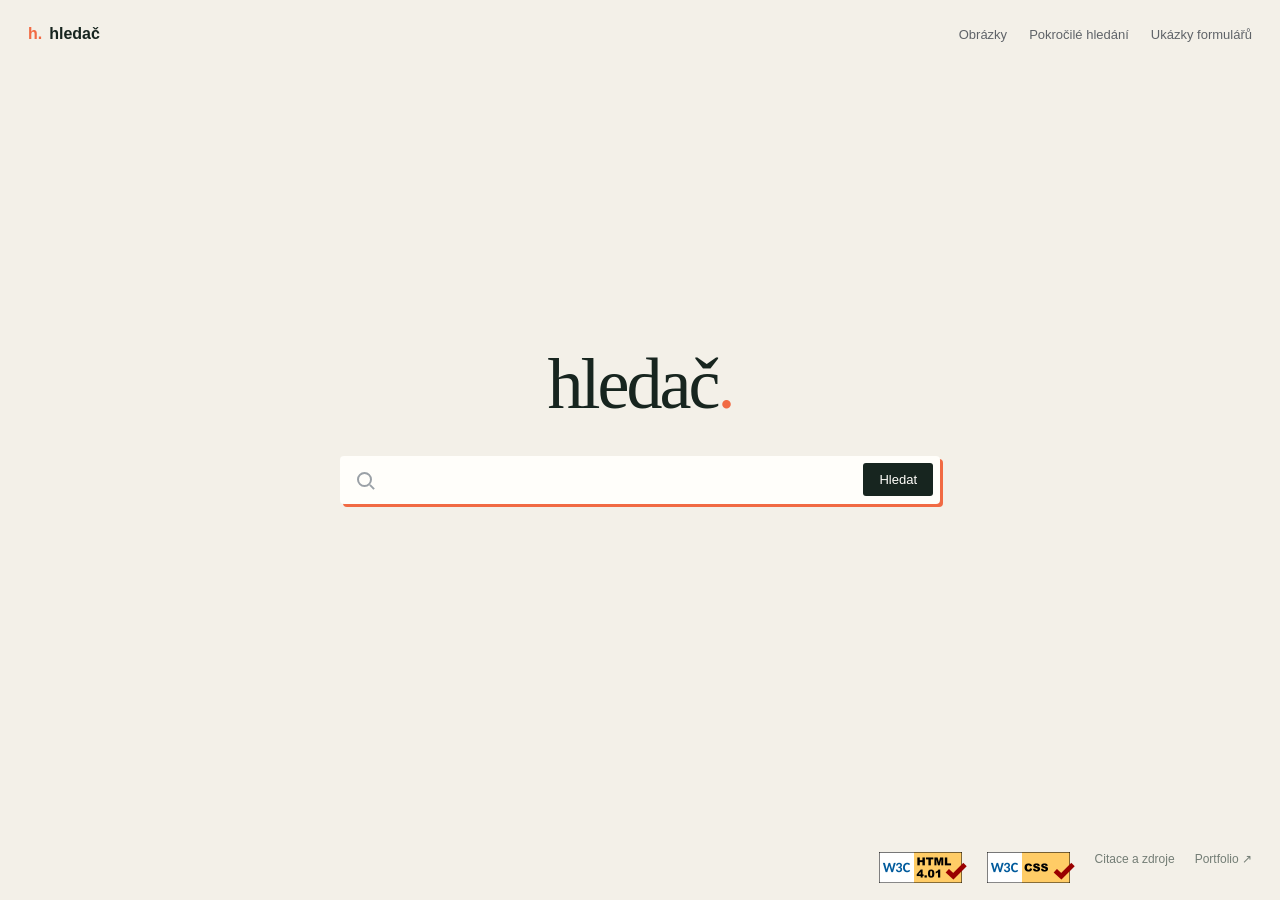
<file: index.html>
<!doctype html>
<html lang="cs">
<head>
  <meta charset="utf-8">
  <meta name="viewport" content="width=device-width, initial-scale=1">
  <meta name="description" content="Najdi rychle to, co hledáš.">
  <title>Hledač — najdi to podstatné</title>
  <link rel="stylesheet" href="styles.css">
</head>
<body class="home-page">
  <header class="home-header">
    <a class="home-brand" href="index.html" aria-label="Hledač, úvodní stránka">
      <span class="brand-mark" aria-hidden="true">h.</span>
      <span>hledač</span>
    </a>
    <nav class="home-nav" aria-label="Hlavní navigace">
      <a href="images.html">Obrázky</a>
      <a href="advanced.html">Pokročilé hledání</a>
      <a href="forms.html">Ukázky formulářů</a>
    </nav>
  </header>

  <main class="home-main">
    <section class="home-intro" aria-labelledby="home-title">
      <h1 id="home-title">hledač<span>.</span></h1>
      <form class="home-search-form" action="https://www.google.com/search" method="get">
        <label class="visually-hidden" for="query">Hledat</label>
        <div class="home-search-box">
          <span class="search-icon" aria-hidden="true"></span>
          <input id="query" type="search" name="q" autocomplete="off" autofocus>
          <button class="home-submit" type="submit">Hledat</button>
        </div>
      </form>
    </section>
  </main>

  <footer class="home-footer">
    <nav aria-label="Validace a zdroje">
      <a href="https://validator.w3.org/nu/?doc=https%3A%2F%2Fjakubkutlak.github.io%2Fgooglesearch%2F"><img src="assets/html-validator.png" alt="Validovat HTML"></a>
      <a href="https://jigsaw.w3.org/css-validator/validator?uri=https%3A%2F%2Fjakubkutlak.github.io%2Fgooglesearch%2F&amp;profile=css3svg&amp;usermedium=all&amp;warning=1&amp;vextwarning=&amp;lang=cs"><img src="assets/css-validator.png" alt="Validovat CSS"></a>
      <a href="https://github.com/JakubKutlak/googlesearch/blob/main/citace.md">Citace a zdroje</a>
      <a href="https://jakubkutlak.github.io/">Portfolio ↗</a>
    </nav>
  </footer>
</body>
</html>
</file>
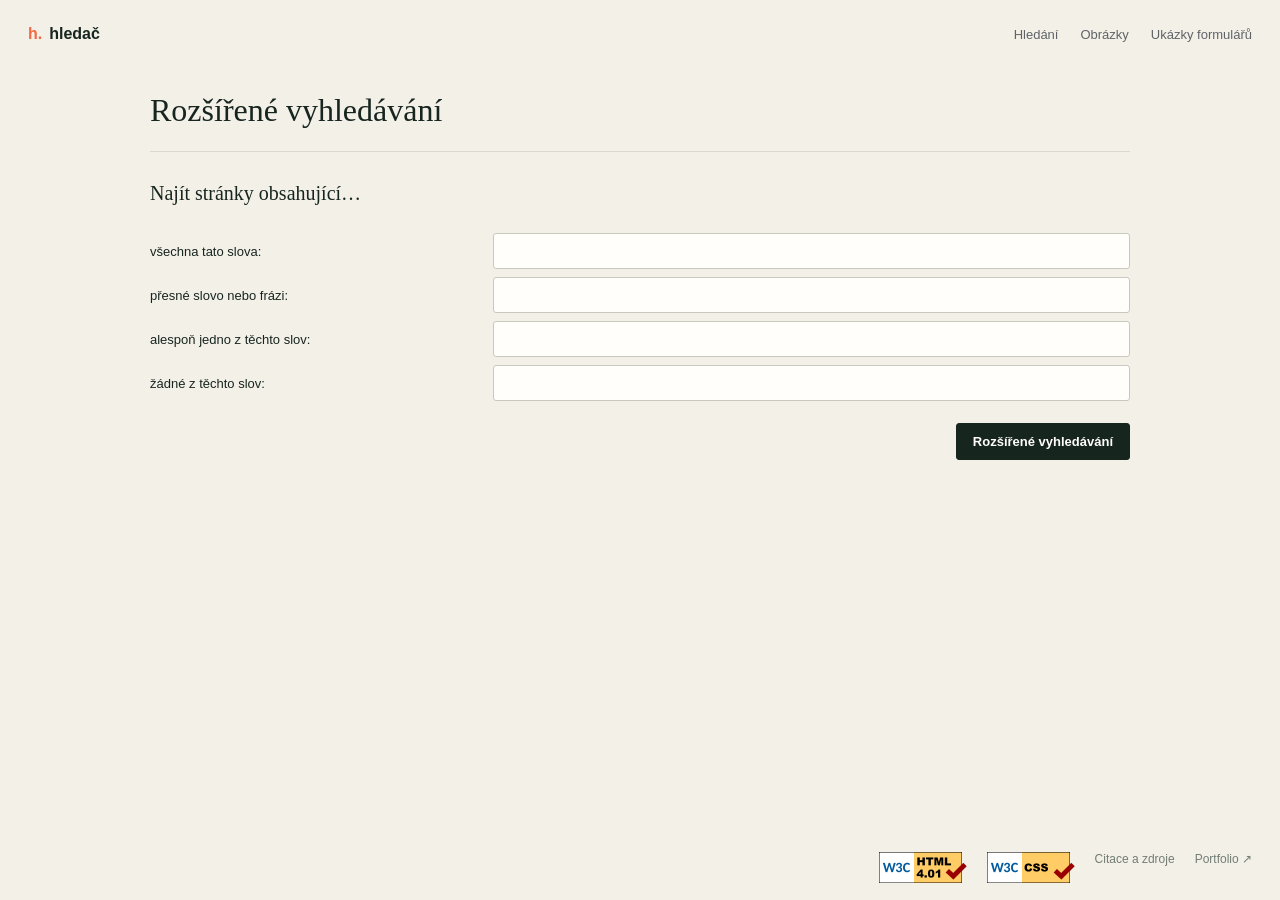
<file: advanced.html>
<!doctype html>
<html lang="cs">
<head>
  <meta charset="utf-8">
  <meta name="viewport" content="width=device-width, initial-scale=1">
  <meta name="description" content="Upřesni svůj vyhledávací dotaz.">
  <title>Pokročilé hledání — Hledač</title>
  <link rel="stylesheet" href="styles.css">
</head>
<body class="advanced-page">
  <header class="home-header">
    <a class="home-brand" href="index.html" aria-label="Hledač, úvodní stránka">
      <span class="brand-mark" aria-hidden="true">h.</span>
      <span>hledač</span>
    </a>
    <nav class="home-nav" aria-label="Hlavní navigace">
      <a href="index.html">Hledání</a>
      <a href="images.html">Obrázky</a>
      <a href="forms.html">Ukázky formulářů</a>
    </nav>
  </header>

  <main class="advanced-main">
    <h1>Rozšířené vyhledávání</h1>
    <section class="advanced-panel" aria-labelledby="find-pages-heading">
      <h2 id="find-pages-heading">Najít stránky obsahující…</h2>
      <form action="https://www.google.com/search" method="get">
        <label class="advanced-row" for="all-words">
          <span>všechna tato slova:</span>
          <input id="all-words" type="text" name="as_q">
        </label>
        <label class="advanced-row" for="exact-phrase">
          <span>přesné slovo nebo frázi:</span>
          <input id="exact-phrase" type="text" name="as_epq">
        </label>
        <label class="advanced-row" for="any-words">
          <span>alespoň jedno z těchto slov:</span>
          <input id="any-words" type="text" name="as_oq">
        </label>
        <label class="advanced-row" for="none-words">
          <span>žádné z těchto slov:</span>
          <input id="none-words" type="text" name="as_eq">
        </label>
        <div class="advanced-actions">
          <button class="advanced-button" type="submit">Rozšířené vyhledávání</button>
        </div>
      </form>
    </section>
  </main>

  <footer class="home-footer">
    <nav aria-label="Validace a zdroje">
      <a href="https://validator.w3.org/nu/?level=warning&amp;doc=https%3A%2F%2Fjakubkutlak.github.io%2Fgooglesearch%2Fadvanced.html"><img src="assets/html-validator.png" alt="Validovat HTML"></a>
      <a href="https://jigsaw.w3.org/css-validator/validator?uri=https%3A%2F%2Fjakubkutlak.github.io%2Fgooglesearch%2Fadvanced.html&amp;profile=css3svg&amp;usermedium=all&amp;warning=1&amp;vextwarning=&amp;lang=cs"><img src="assets/css-validator.png" alt="Validovat CSS"></a>
      <a href="https://github.com/JakubKutlak/googlesearch/blob/main/citace.md">Citace a zdroje</a>
      <a href="https://jakubkutlak.github.io/">Portfolio ↗</a>
    </nav>
  </footer>
</body>
</html>
</file>
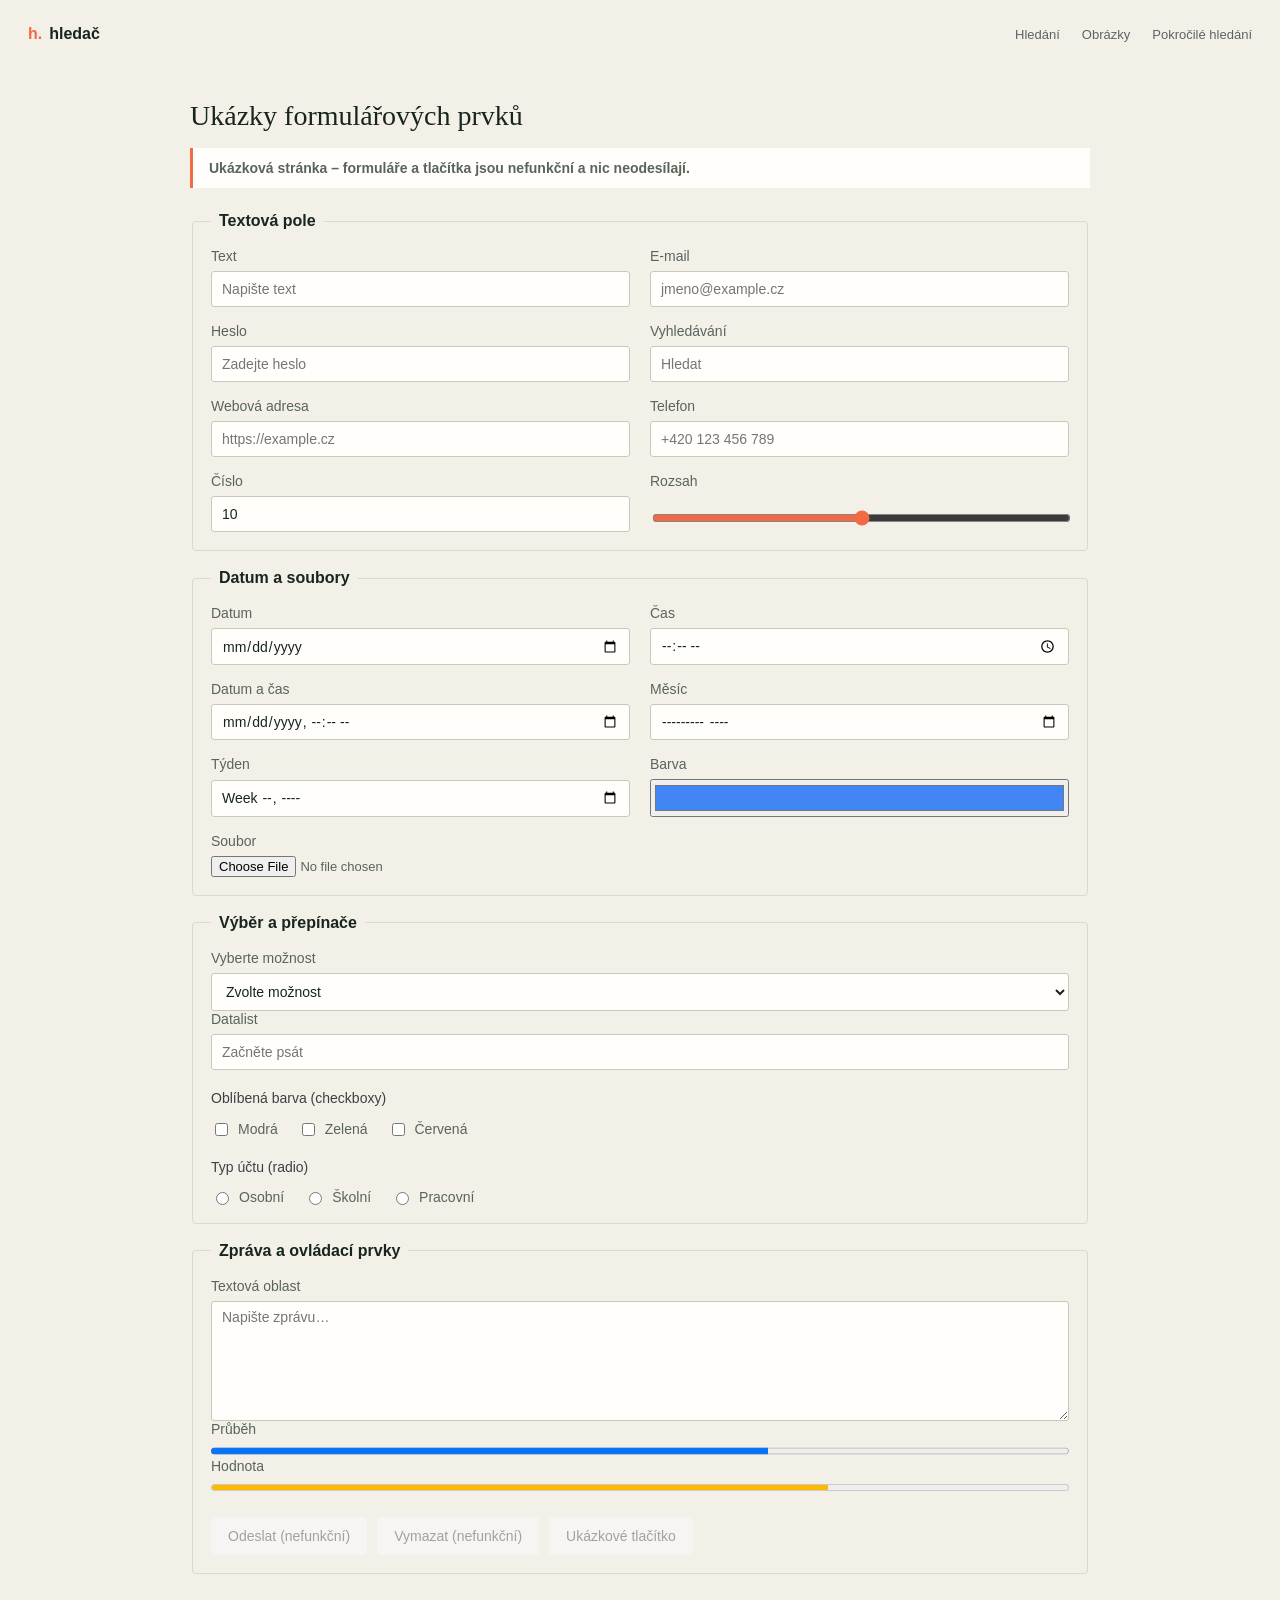
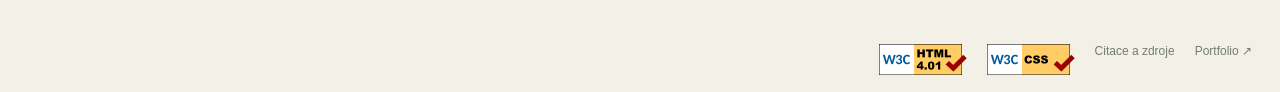
<file: forms.html>
<!doctype html>
<html lang="cs">
<head>
  <meta charset="utf-8">
  <meta name="viewport" content="width=device-width, initial-scale=1">
  <meta name="description" content="Ukázka různých typů formulářových prvků HTML.">
  <title>Ukázky formulářů — Hledač</title>
  <link rel="stylesheet" href="styles.css">
</head>
<body class="forms-page">
  <header class="home-header">
    <a class="home-brand" href="index.html" aria-label="Hledač, úvodní stránka">
      <span class="brand-mark" aria-hidden="true">h.</span>
      <span>hledač</span>
    </a>
    <nav class="home-nav" aria-label="Hlavní navigace">
      <a href="index.html">Hledání</a>
      <a href="images.html">Obrázky</a>
      <a href="advanced.html">Pokročilé hledání</a>
    </nav>
  </header>

  <main class="forms-main">
    <h1>Ukázky formulářových prvků</h1>
    <p class="notice"><strong>Ukázková stránka – formuláře a tlačítka jsou nefunkční a nic neodesílají.</strong></p>

    <form class="demo-form" action="#" onsubmit="return false">
      <fieldset>
        <legend>Textová pole</legend>
        <div class="form-grid">
          <label for="demo-text">Text <input id="demo-text" type="text" placeholder="Napište text"></label>
          <label for="demo-email">E-mail <input id="demo-email" type="email" placeholder="jmeno@example.cz"></label>
          <label for="demo-password">Heslo <input id="demo-password" type="password" placeholder="Zadejte heslo"></label>
          <label for="demo-search">Vyhledávání <input id="demo-search" type="search" placeholder="Hledat"></label>
          <label for="demo-url">Webová adresa <input id="demo-url" type="url" placeholder="https://example.cz"></label>
          <label for="demo-tel">Telefon <input id="demo-tel" type="tel" placeholder="+420 123 456 789"></label>
          <label for="demo-number">Číslo <input id="demo-number" type="number" min="0" max="100" value="10"></label>
          <label for="demo-range">Rozsah <input id="demo-range" type="range" min="0" max="100" value="50"></label>
        </div>
      </fieldset>

      <fieldset>
        <legend>Datum a soubory</legend>
        <div class="form-grid">
          <label for="demo-date">Datum <input id="demo-date" type="date"></label>
          <label for="demo-time">Čas <input id="demo-time" type="time"></label>
          <label for="demo-datetime">Datum a čas <input id="demo-datetime" type="datetime-local"></label>
          <label for="demo-month">Měsíc <input id="demo-month" type="month"></label>
          <label for="demo-week">Týden <input id="demo-week" type="week"></label>
          <label for="demo-color">Barva <input id="demo-color" type="color" value="#4285f4"></label>
          <label for="demo-file">Soubor <input id="demo-file" type="file"></label>
        </div>
      </fieldset>

      <fieldset>
        <legend>Výběr a přepínače</legend>
        <label for="demo-select">Vyberte možnost
          <select id="demo-select" name="demo-select">
            <option value="">Zvolte možnost</option>
            <optgroup label="Vyhledávání">
              <option>Web</option>
              <option>Obrázky</option>
            </optgroup>
            <optgroup label="Jiné">
              <option>Video</option>
              <option>Zprávy</option>
            </optgroup>
          </select>
        </label>
        <label for="demo-datalist">Datalist
          <input id="demo-datalist" list="suggestions" placeholder="Začněte psát">
          <datalist id="suggestions">
            <option value="Hledač">
            <option value="HTML">
            <option value="CSS">
          </datalist>
        </label>
        <div class="choice-group">
          <span class="choice-title">Oblíbená barva (checkboxy)</span>
          <label><input type="checkbox" name="color" value="blue"> Modrá</label>
          <label><input type="checkbox" name="color" value="green"> Zelená</label>
          <label><input type="checkbox" name="color" value="red"> Červená</label>
        </div>
        <div class="choice-group">
          <span class="choice-title">Typ účtu (radio)</span>
          <label><input type="radio" name="account" value="personal"> Osobní</label>
          <label><input type="radio" name="account" value="school"> Školní</label>
          <label><input type="radio" name="account" value="work"> Pracovní</label>
        </div>
      </fieldset>

      <fieldset>
        <legend>Zpráva a ovládací prvky</legend>
        <label for="demo-message">Textová oblast
          <textarea id="demo-message" rows="5" placeholder="Napište zprávu…"></textarea>
        </label>
        <label for="demo-progress">Průběh
          <progress id="demo-progress" value="65" max="100">65 %</progress>
        </label>
        <label for="demo-meter">Hodnota
          <meter id="demo-meter" min="0" max="100" low="30" high="75" optimum="80" value="72">72/100</meter>
        </label>
        <div class="demo-buttons">
          <input type="submit" value="Odeslat (nefunkční)" disabled>
          <input type="reset" value="Vymazat (nefunkční)" disabled>
          <button type="button" disabled>Ukázkové tlačítko</button>
        </div>
      </fieldset>
    </form>
  </main>

  <footer class="home-footer">
    <nav aria-label="Validace a zdroje">
      <a href="https://validator.w3.org/nu/?level=warning&amp;doc=https%3A%2F%2Fjakubkutlak.github.io%2Fgooglesearch%2Fforms.html"><img src="assets/html-validator.png" alt="Validovat HTML"></a>
      <a href="https://jigsaw.w3.org/css-validator/validator?uri=https%3A%2F%2Fjakubkutlak.github.io%2Fgooglesearch%2Fforms.html&amp;profile=css3svg&amp;usermedium=all&amp;warning=1&amp;vextwarning=&amp;lang=cs"><img src="assets/css-validator.png" alt="Validovat CSS"></a>
      <a href="https://github.com/JakubKutlak/googlesearch/blob/main/citace.md">Citace a zdroje</a>
      <a href="https://jakubkutlak.github.io/">Portfolio ↗</a>
    </nav>
  </footer>
</body>
</html>
</file>
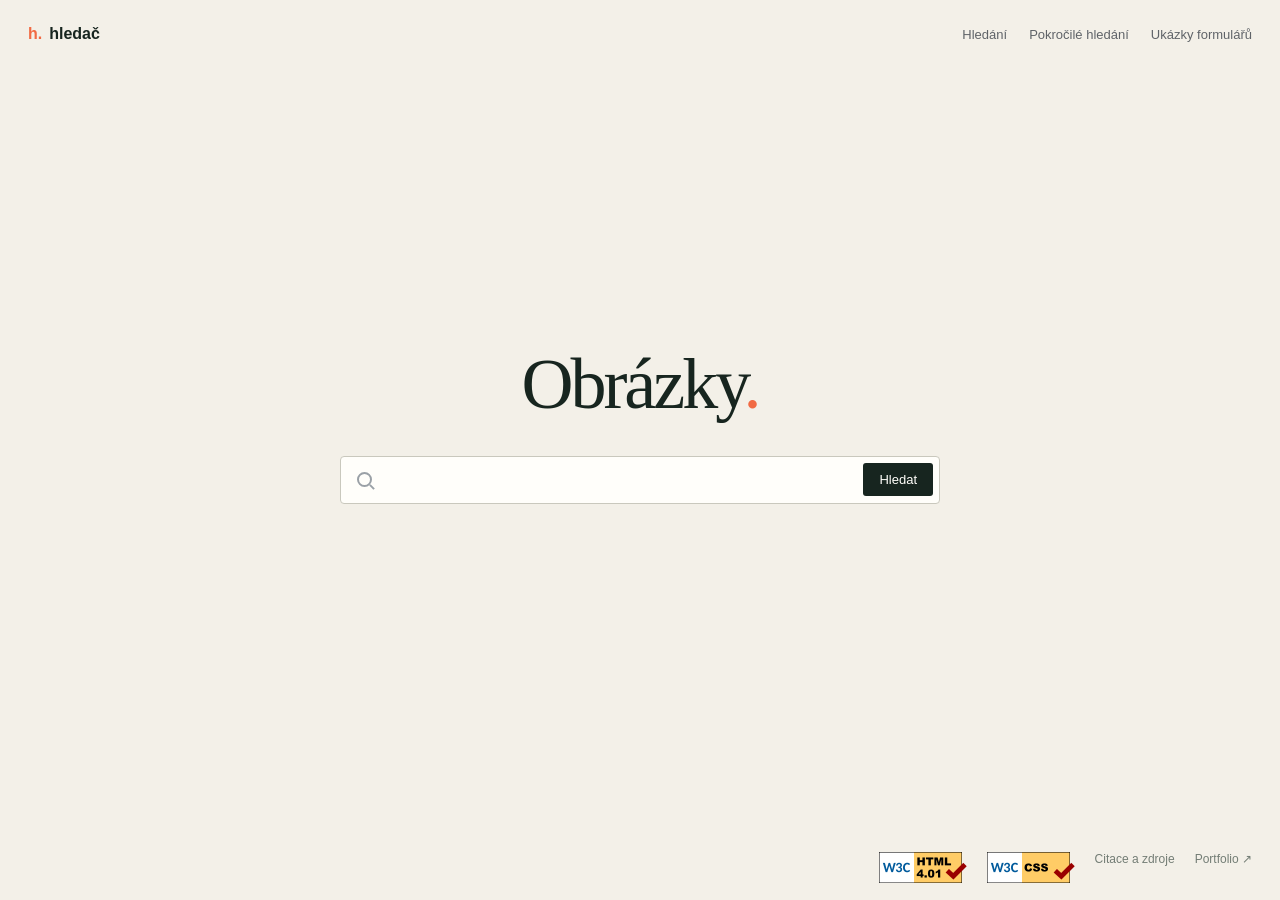
<file: images.html>
<!doctype html>
<html lang="cs">
<head>
  <meta charset="utf-8">
  <meta name="viewport" content="width=device-width, initial-scale=1">
  <meta name="description" content="Hledání obrázků.">
  <title>Obrázky — Hledač</title>
  <link rel="stylesheet" href="styles.css">
</head>
<body class="home-page">
  <header class="home-header">
    <a class="home-brand" href="index.html" aria-label="Hledač, úvodní stránka">
      <span class="brand-mark" aria-hidden="true">h.</span>
      <span>hledač</span>
    </a>
    <nav class="home-nav" aria-label="Hlavní navigace">
      <a href="index.html">Hledání</a>
      <a href="advanced.html">Pokročilé hledání</a>
      <a href="forms.html">Ukázky formulářů</a>
    </nav>
  </header>

  <main class="home-main">
    <section class="home-intro" aria-labelledby="image-title">
      <h1 id="image-title">Obrázky<span>.</span></h1>
      <form class="home-search-form" action="https://www.google.com/search" method="get">
        <input type="hidden" name="tbm" value="isch">
        <label class="visually-hidden" for="image-query">Hledat obrázky</label>
        <div class="home-search-box">
          <span class="search-icon" aria-hidden="true"></span>
          <input id="image-query" type="search" name="q" autocomplete="off">
          <button class="home-submit" type="submit">Hledat</button>
        </div>
      </form>
    </section>
  </main>

  <footer class="home-footer">
    <nav aria-label="Validace a zdroje">
      <a href="https://validator.w3.org/nu/?level=warning&amp;doc=https%3A%2F%2Fjakubkutlak.github.io%2Fgooglesearch%2Fimages.html"><img src="assets/html-validator.png" alt="Validovat HTML"></a>
      <a href="https://jigsaw.w3.org/css-validator/validator?uri=https%3A%2F%2Fjakubkutlak.github.io%2Fgooglesearch%2Fimages.html&amp;profile=css3svg&amp;usermedium=all&amp;warning=1&amp;vextwarning=&amp;lang=cs"><img src="assets/css-validator.png" alt="Validovat CSS"></a>
      <a href="https://github.com/JakubKutlak/googlesearch/blob/main/citace.md">Citace a zdroje</a>
      <a href="https://jakubkutlak.github.io/">Portfolio ↗</a>
    </nav>
  </footer>
</body>
</html>
</file>
<file: styles.css>
:root {
  color-scheme: light;
  font-family: Arial, Helvetica, sans-serif;
  color: #202124;
  background: #fff;
  font-synthesis: none;
  text-rendering: optimizeLegibility;
}

* {
  box-sizing: border-box;
}

body {
  min-width: 320px;
  min-height: 100vh;
  margin: 0;
  display: flex;
  flex-direction: column;
}

a {
  color: inherit;
  text-decoration: none;
}

a:hover {
  text-decoration: underline;
}

.search-icon {
  width: 15px;
  height: 15px;
  margin-right: 13px;
  border: 2px solid #9aa0a6;
  border-radius: 50%;
  position: relative;
  flex: 0 0 auto;
}

.search-icon::after {
  width: 6px;
  height: 2px;
  background: #9aa0a6;
  content: "";
  position: absolute;
  right: -5px;
  bottom: -3px;
  transform: rotate(45deg);
}

.demo-buttons input,
.demo-buttons button {
  padding: 10px 16px;
  border: 1px solid #f8f9fa;
  border-radius: 4px;
  background: #f8f9fa;
  color: #3c4043;
  font: inherit;
  font-size: 14px;
  cursor: pointer;
}

.advanced-page,
.forms-page {
  background: #f3f0e8;
  color: #17251f;
}

.advanced-main {
  width: min(100% - 48px, 980px);
  flex: 1;
  margin: 24px auto 60px;
}

.advanced-main h1 {
  margin: 0 0 30px;
  padding-bottom: 22px;
  border-bottom: 1px solid #dcd9d0;
  color: #17251f;
  font-family: Georgia, "Times New Roman", serif;
  font-size: 32px;
  font-weight: 400;
}

.advanced-panel h2 {
  margin: 0 0 24px;
  font-family: Georgia, "Times New Roman", serif;
  font-size: 20px;
  font-weight: 400;
}

.advanced-row {
  min-height: 44px;
  display: grid;
  grid-template-columns: minmax(210px, 1fr) minmax(260px, 2fr);
  align-items: center;
  gap: 24px;
  font-size: 13px;
}

.advanced-row input,
.demo-form input:not([type="checkbox"]):not([type="radio"]):not([type="range"]):not([type="color"]):not([type="file"]):not([type="submit"]):not([type="reset"]),
.demo-form select,
.demo-form textarea {
  width: 100%;
  min-height: 36px;
  padding: 7px 10px;
  border: 1px solid #c9c8bd;
  border-radius: 3px;
  background: #fffefa;
  color: #17251f;
  font: inherit;
  font-size: 14px;
}

.advanced-row input:focus,
.demo-form input:focus,
.demo-form select:focus,
.demo-form textarea:focus {
  border-color: #f16a43;
  outline: 1px solid #f16a43;
}

.advanced-actions {
  display: flex;
  justify-content: flex-end;
  margin: 18px 0 0;
}

.advanced-button {
  padding: 10px 16px;
  border: 1px solid #17251f;
  border-radius: 3px;
  background: #17251f;
  color: #fffefa;
  font-size: 13px;
  font-weight: 600;
  cursor: pointer;
}

.advanced-button:hover {
  border-color: #f16a43;
  background: #f16a43;
}

.forms-main {
  width: min(100% - 40px, 900px);
  margin: 32px auto 56px;
}

.forms-main h1 {
  margin: 0 0 16px;
  color: #17251f;
  font-family: Georgia, "Times New Roman", serif;
  font-size: 28px;
  font-weight: 400;
}

.notice {
  margin: 0 0 24px;
  padding: 12px 16px;
  border-left: 3px solid #f16a43;
  background: #fffefa;
  color: #59645d;
  font-size: 14px;
}

.demo-form {
  display: grid;
  gap: 18px;
}

.demo-form fieldset {
  min-width: 0;
  padding: 18px;
  border: 1px solid #dcd9d0;
  border-radius: 4px;
}

.demo-form legend {
  padding: 0 8px;
  color: #17251f;
  font-size: 16px;
  font-weight: 600;
}

.form-grid {
  display: grid;
  grid-template-columns: repeat(2, minmax(0, 1fr));
  gap: 16px 20px;
}

.demo-form label {
  display: grid;
  gap: 7px;
  color: #59645d;
  font-size: 14px;
}

.demo-form input,
.demo-form select,
.demo-form textarea {
  accent-color: #f16a43;
}

.demo-form label input[type="range"],
.demo-form label input[type="file"],
.demo-form label input[type="color"],
.demo-form label progress,
.demo-form label meter {
  width: 100%;
}

.demo-form label input[type="color"] {
  height: 38px;
}

.demo-form label input[type="file"] {
  font-size: 13px;
}

.demo-form select {
  min-height: 38px;
}

.demo-form textarea {
  min-height: 120px;
  resize: vertical;
}

.choice-group {
  margin-top: 20px;
  display: flex;
  flex-wrap: wrap;
  gap: 14px 20px;
}

.choice-title {
  flex-basis: 100%;
  color: #3c4043;
  font-size: 14px;
}

.choice-group label {
  display: flex;
  align-items: center;
  gap: 7px;
}

.demo-buttons {
  display: flex;
  flex-wrap: wrap;
  gap: 10px;
  margin-top: 22px;
}

.demo-buttons input:disabled,
.demo-buttons button:disabled {
  color: #777;
  cursor: not-allowed;
  opacity: 0.65;
}

.visually-hidden {
  width: 1px;
  height: 1px;
  padding: 0;
  overflow: hidden;
  position: absolute;
  clip: rect(0, 0, 0, 0);
  white-space: nowrap;
  clip-path: inset(50%);
}

.home-page {
  min-height: 100vh;
  background: #f3f0e8;
  color: #17251f;
}

.home-header {
  min-height: 68px;
  padding: 16px 28px;
  display: flex;
  align-items: center;
  justify-content: space-between;
}

.home-brand {
  display: inline-flex;
  align-items: center;
  gap: 7px;
  font-size: 16px;
  font-weight: 700;
}

.brand-mark {
  color: #f16a43;
}

.home-nav {
  display: flex;
  align-items: center;
  gap: 22px;
  color: #5f6368;
  font-size: 13px;
}

.home-main {
  flex: 1;
  display: flex;
  align-items: center;
  justify-content: center;
  padding: 40px 20px 100px;
}

.home-intro {
  width: min(100%, 600px);
  text-align: center;
}

.home-intro h1 {
  margin: 0 0 30px;
  color: #17251f;
  font-family: Georgia, "Times New Roman", serif;
  font-size: clamp(48px, 8vw, 72px);
  font-weight: 400;
  letter-spacing: -3px;
}

.home-intro h1 span {
  color: #f16a43;
}

.home-search-form {
  width: 100%;
}

.home-search-box {
  min-height: 48px;
  padding: 0 6px 0 16px;
  display: flex;
  align-items: center;
  gap: 12px;
  border: 1px solid #c9c8bd;
  border-radius: 4px;
  background: #fffefa;
}

.home-search-box:focus-within {
  border-color: transparent;
  box-shadow: 3px 3px 0 #f16a43;
}

.home-search-box .search-icon {
  margin-right: 0;
  border-color: #9aa0a6;
}

.home-search-box input {
  min-width: 0;
  height: 44px;
  flex: 1;
  border: 0;
  outline: 0;
  background: transparent;
  font: inherit;
  font-size: 16px;
}

.home-submit {
  padding: 9px 16px;
  border: 0;
  border-radius: 18px;
  border-radius: 3px;
  background: #17251f;
  color: #fffefa;
  font: inherit;
  font-size: 13px;
  cursor: pointer;
}

.home-footer {
  min-height: 52px;
  padding: 14px 28px;
  display: flex;
  align-items: center;
  justify-content: flex-end;
  background: transparent;
  color: #737d75;
  font-size: 12px;
}

.home-footer nav {
  display: flex;
  flex-wrap: wrap;
  gap: 12px 20px;
}

@media (max-width: 640px) {
  .advanced-main {
    width: calc(100% - 36px);
  }

  .advanced-row {
    grid-template-columns: 1fr;
    gap: 7px;
    margin-bottom: 15px;
  }

  .form-grid {
    grid-template-columns: 1fr;
  }

}

@media (max-width: 420px) {
  .home-header {
    padding: 14px 18px;
  }

  .home-nav {
    flex-wrap: wrap;
    gap: 12px;
    font-size: 12px;
  }

  .home-footer {
    padding-right: 18px;
    padding-left: 18px;
  }

  .home-main {
    padding-bottom: 60px;
  }
}
</file>
